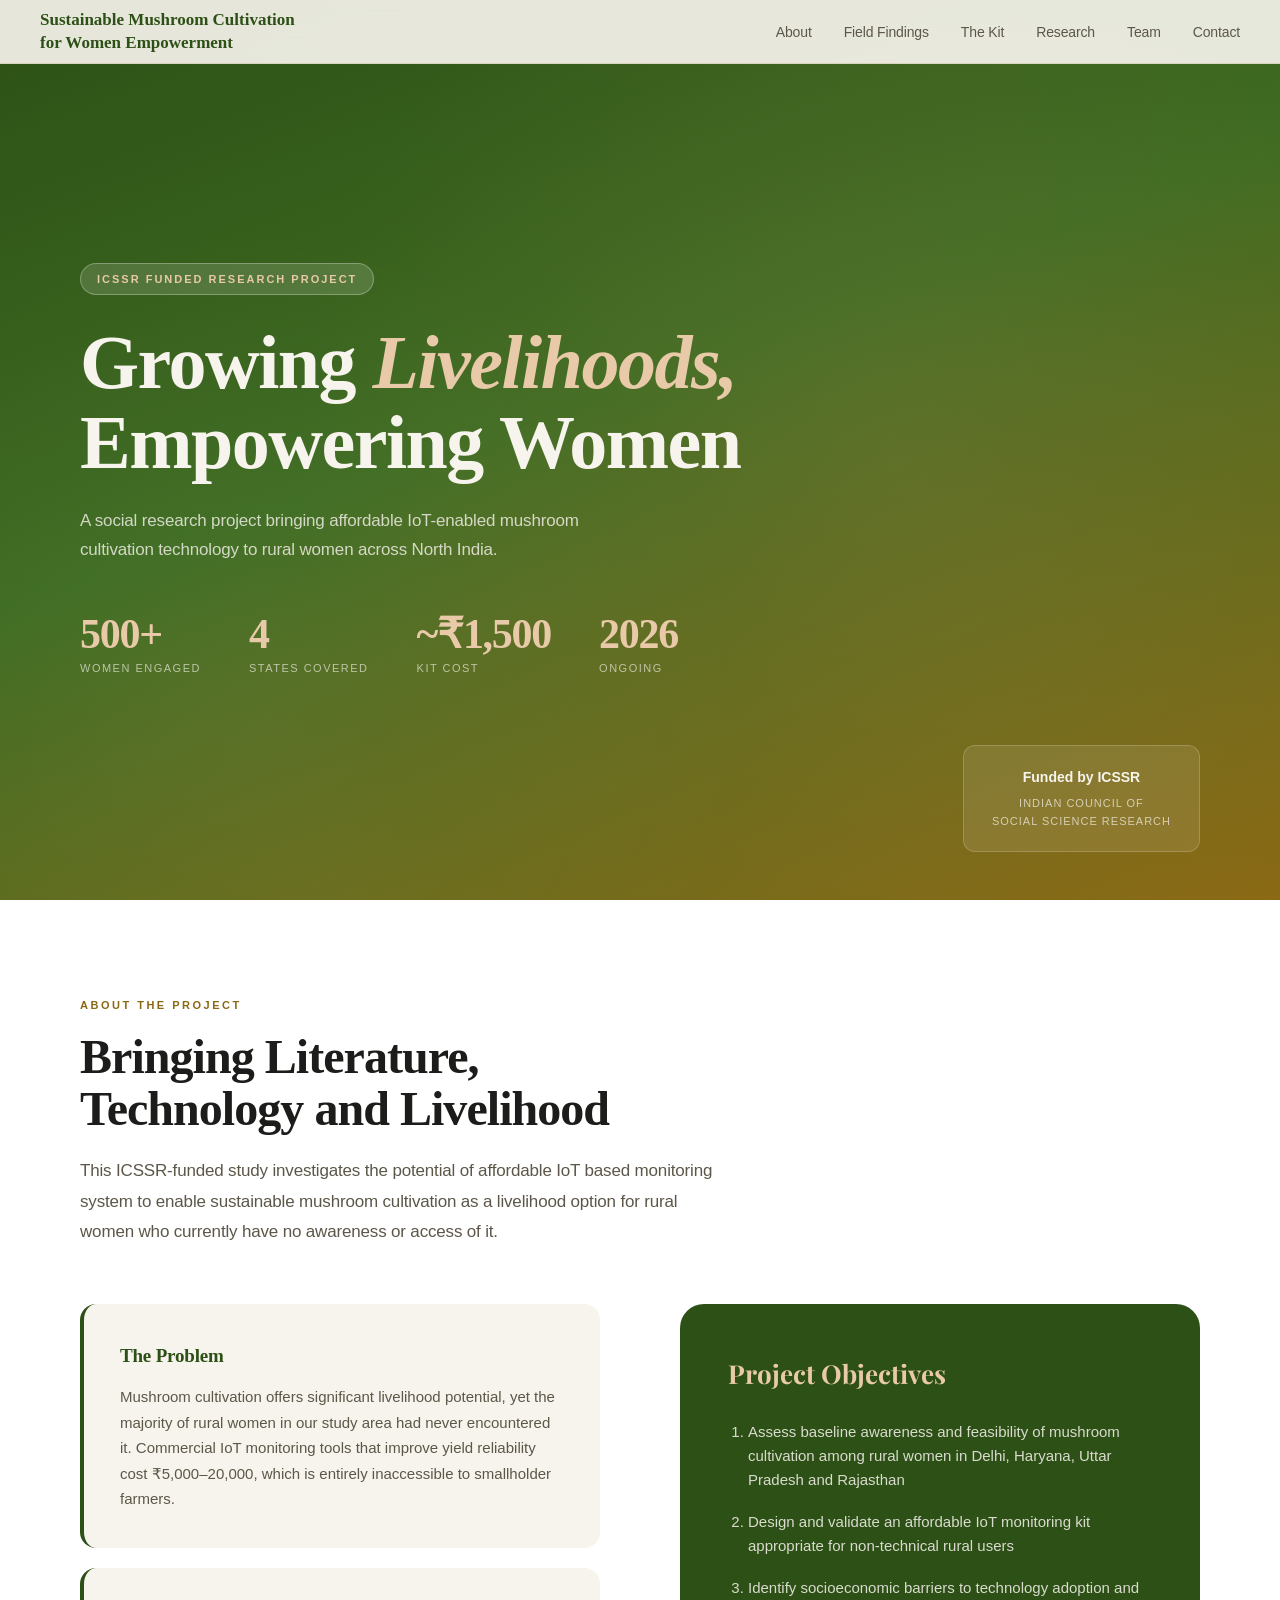
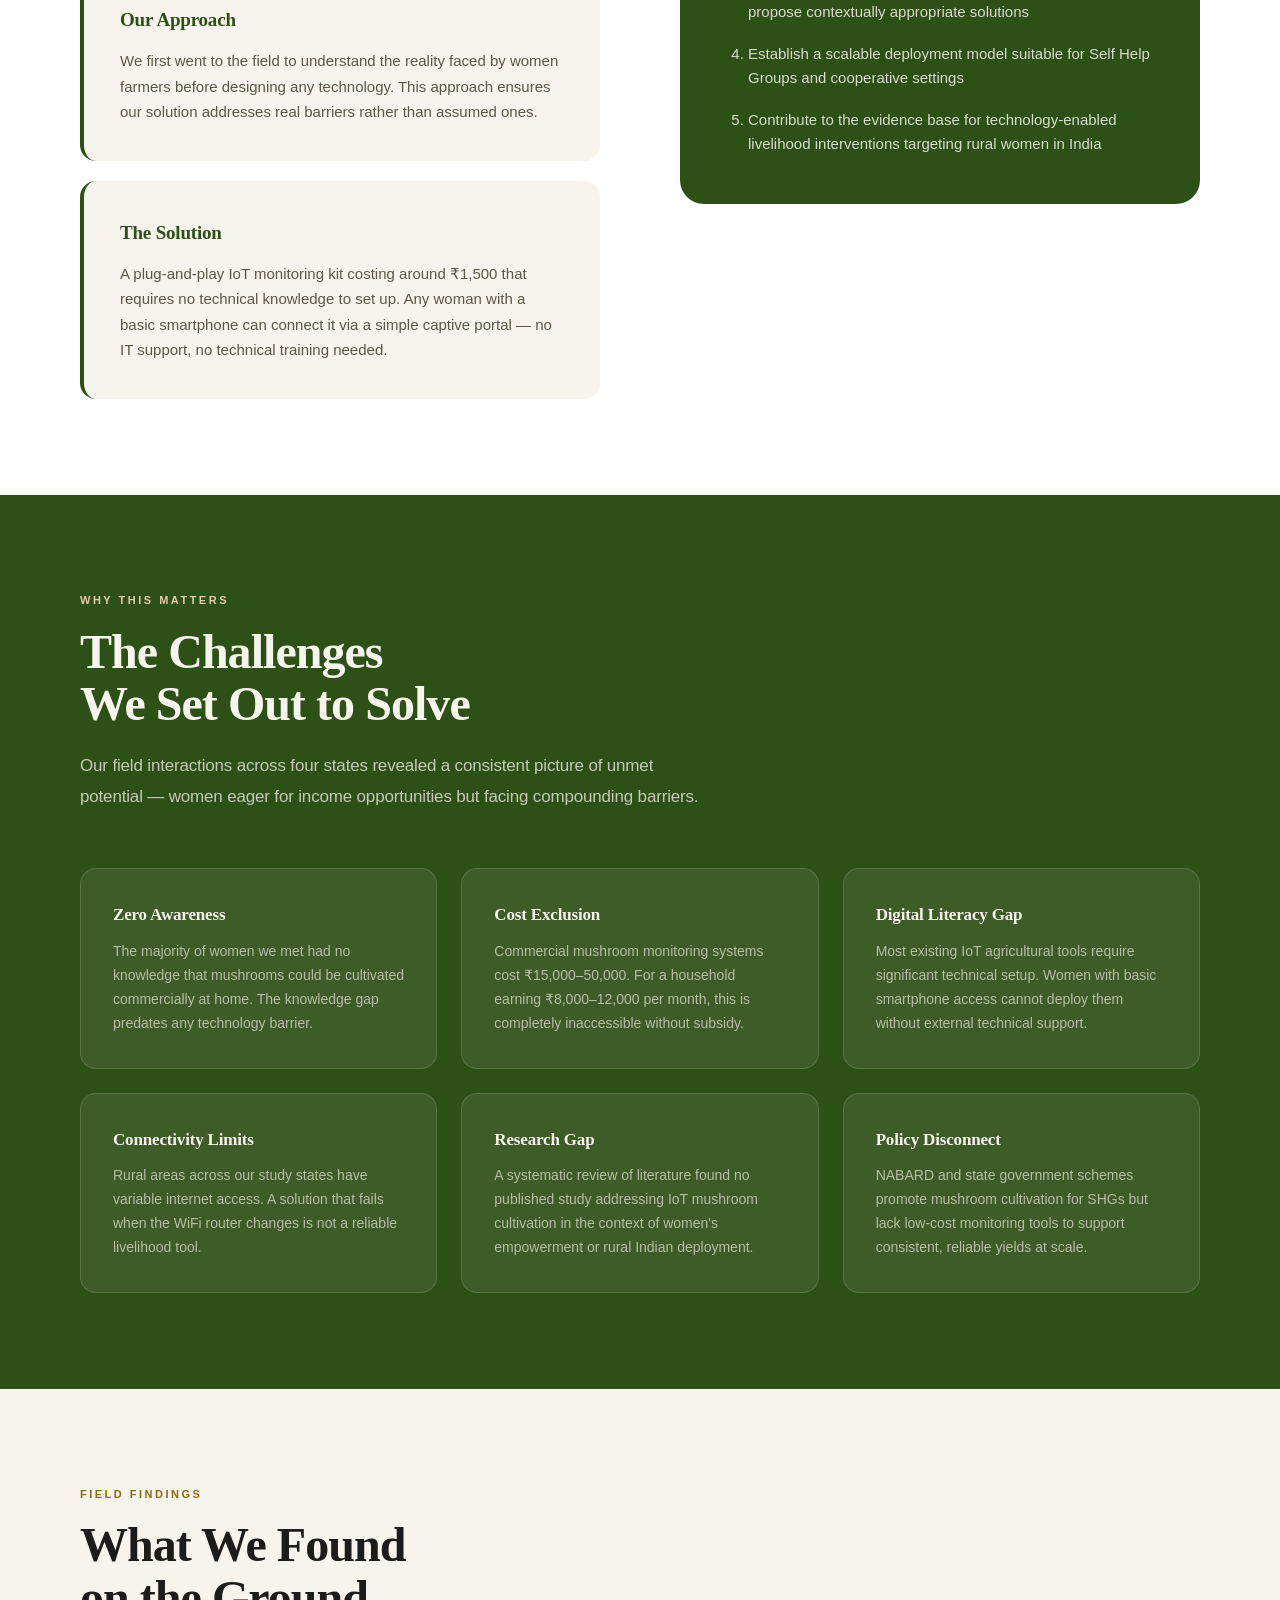
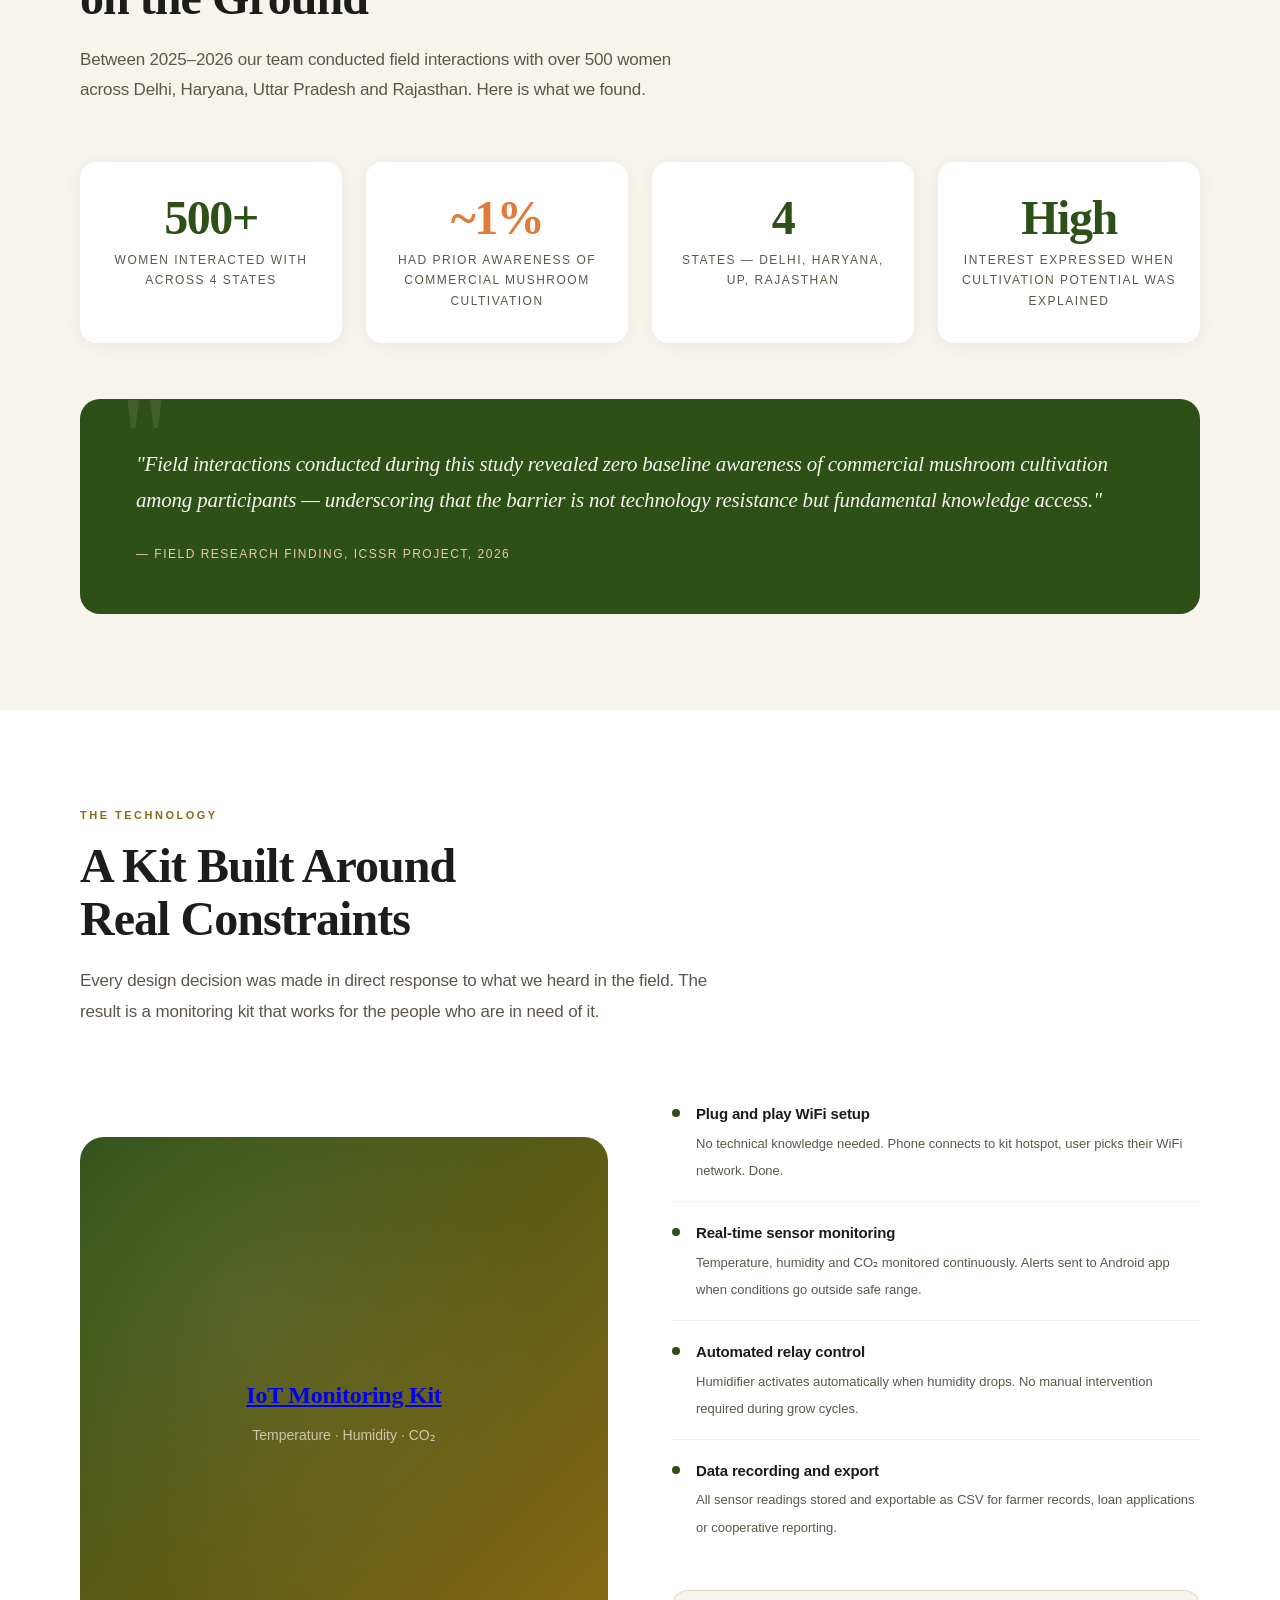
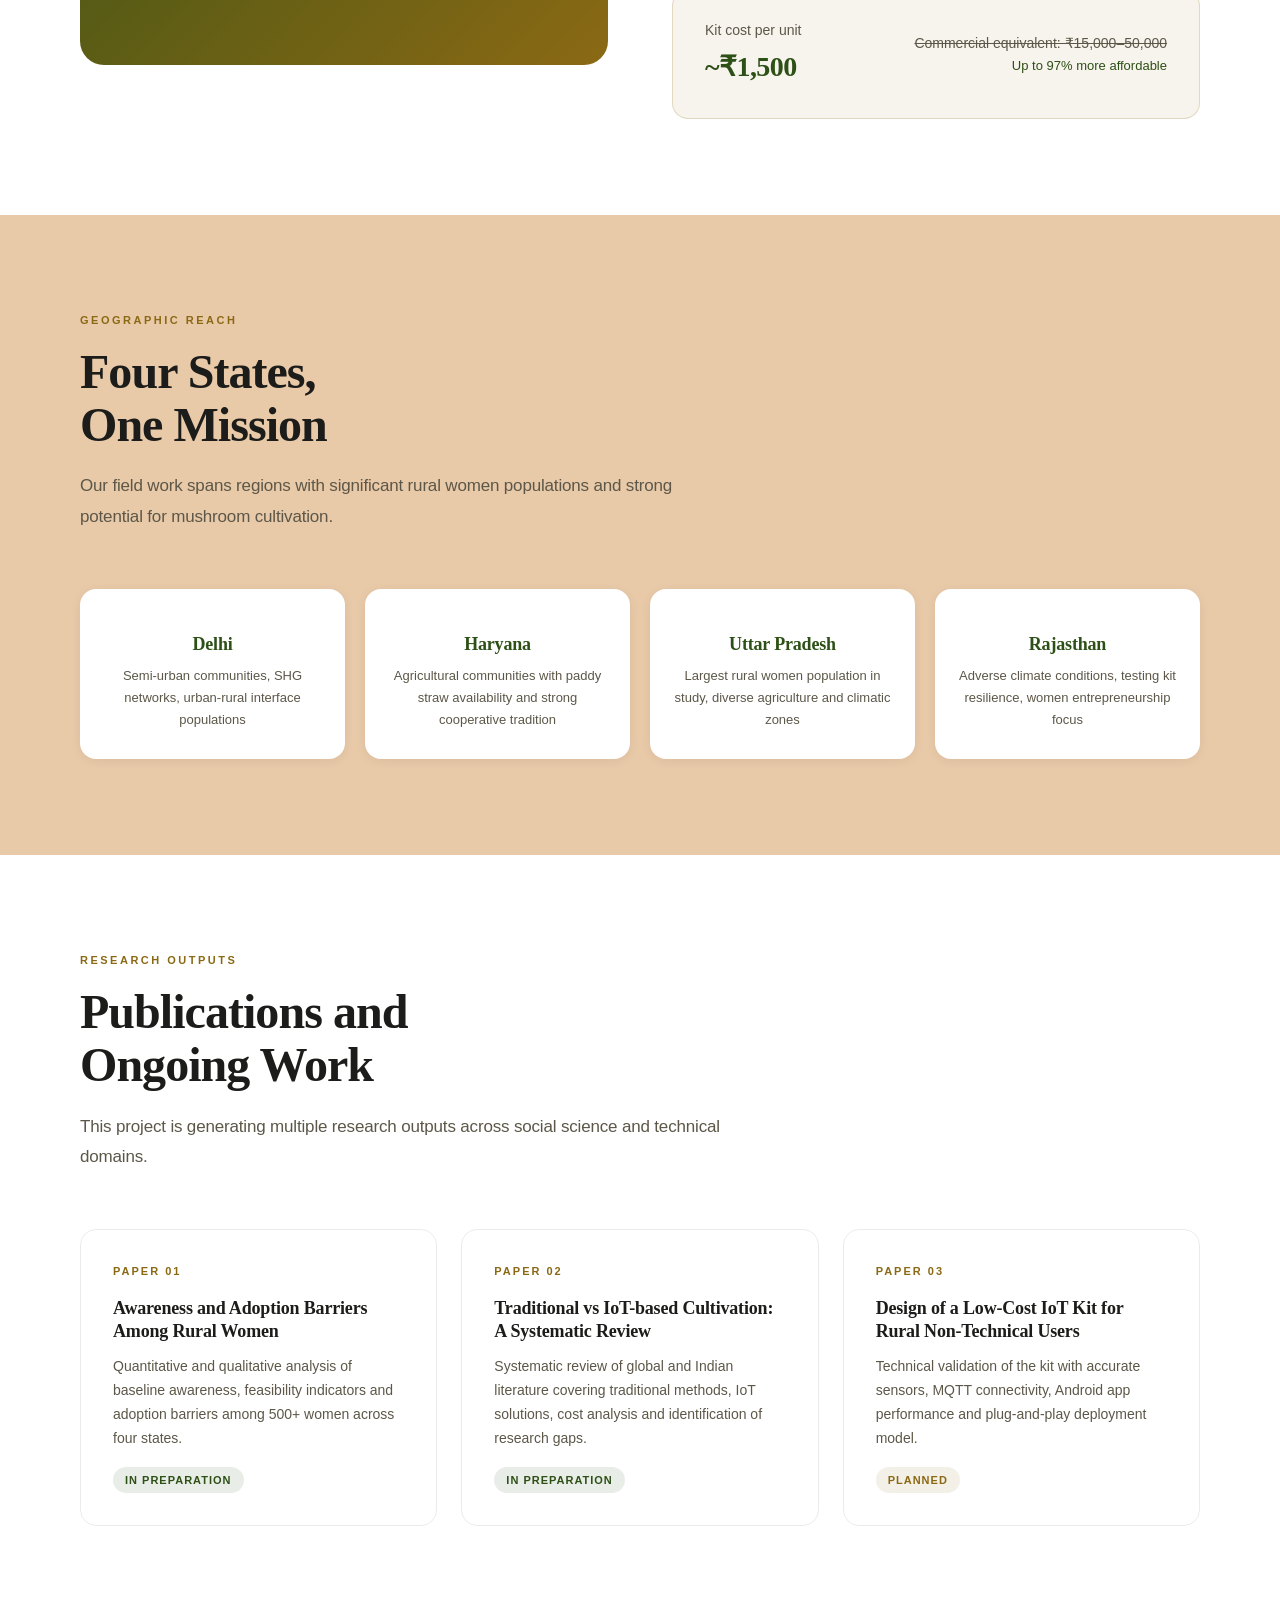
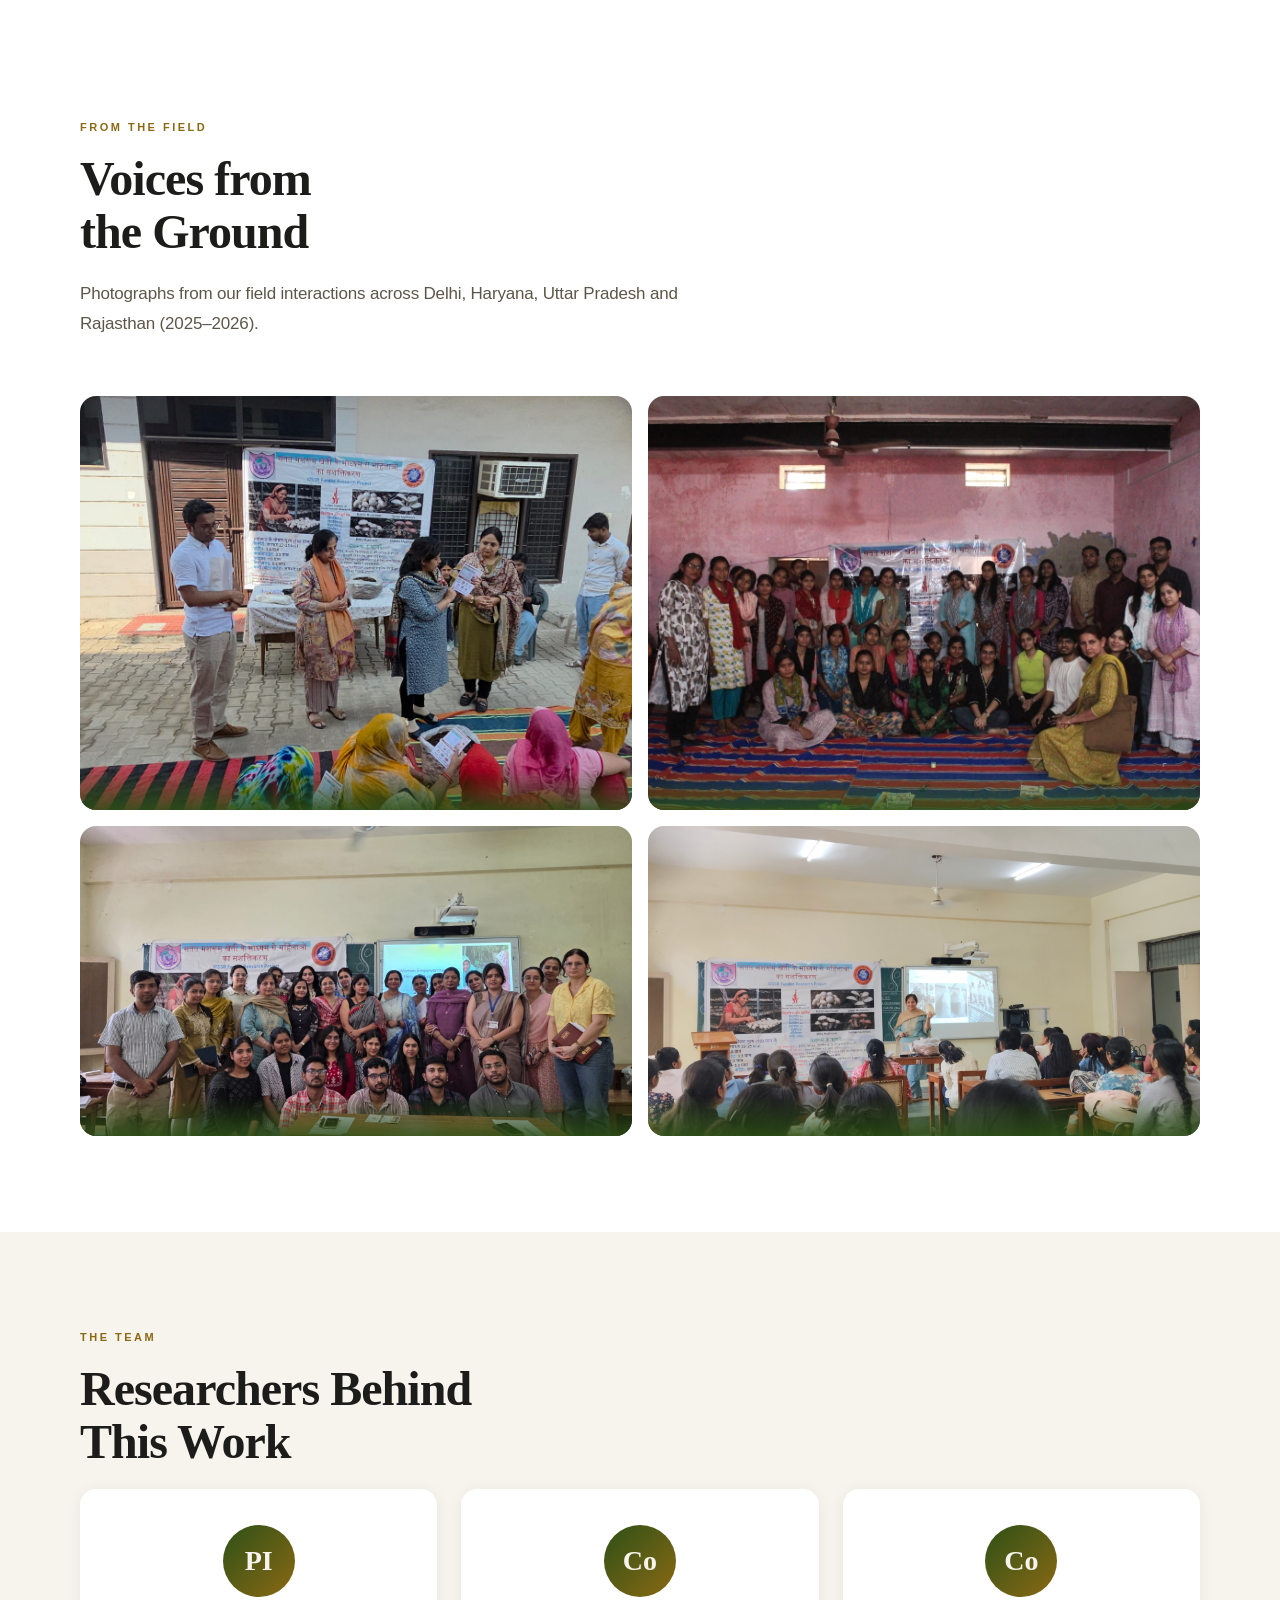
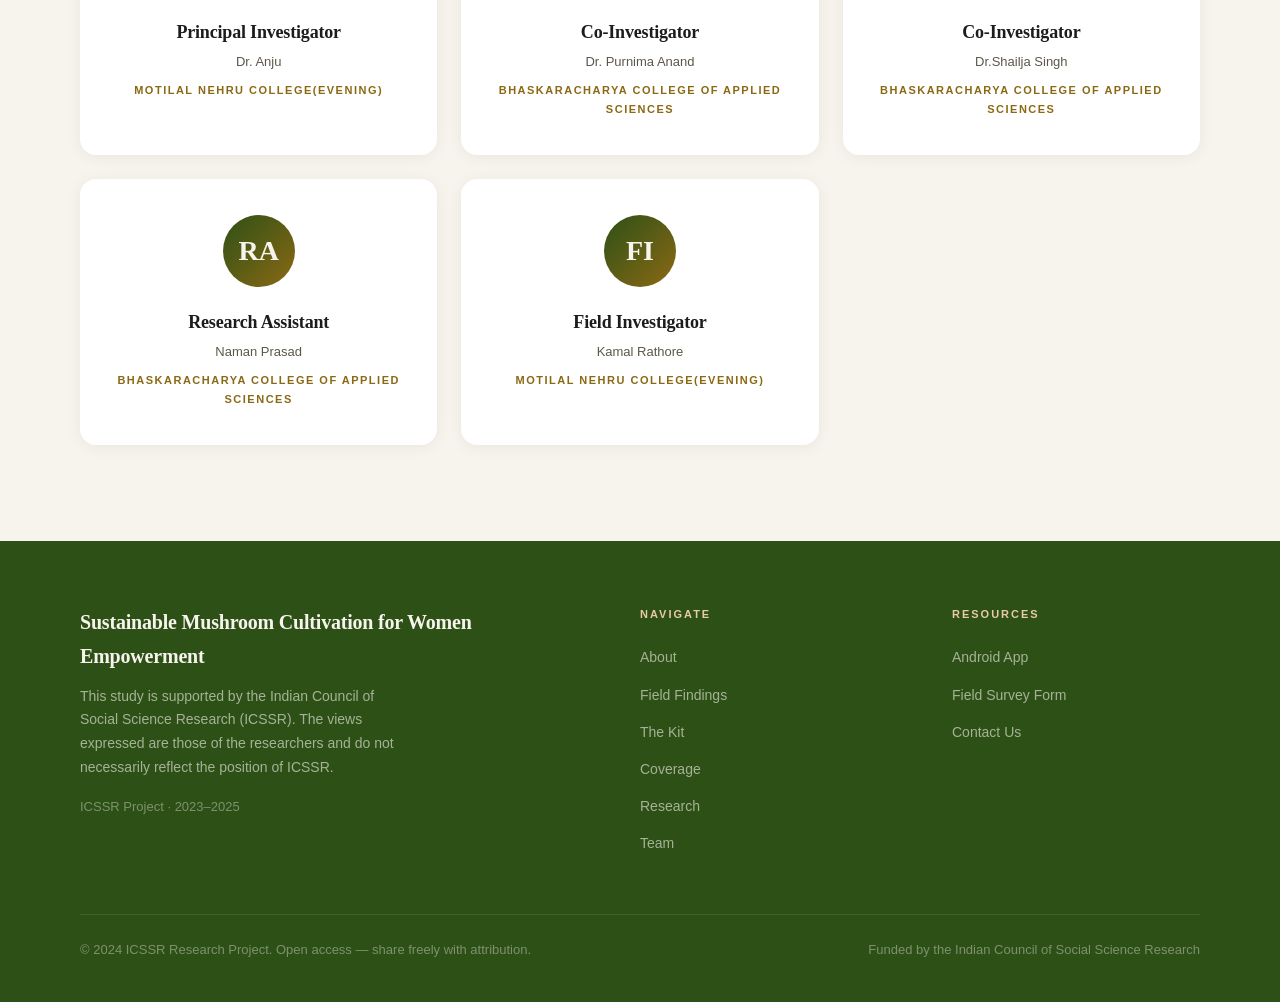
<file: index.html>
<!DOCTYPE html>
<html lang="en">
<head>
<meta charset="UTF-8"/>
<meta name="viewport" content="width=device-width, initial-scale=1.0"/>
<link rel ="stylesheet" href="style.css"/>
<title>Sustainable Mushroom Cultivation for Women Empowerment</title>
<link href="https://fonts.googleapis.com/css2?family=Playfair+Display:ital,wght@0,400;0,700;1,400&family=DM+Sans:wght@300;400;500&display=swap" rel="stylesheet"/>
</head>
<body>

<!-- NAV -->
<nav>
  <div class="nav-logo">Sustainable Mushroom Cultivation<br>for Women Empowerment</div>
  <ul class="nav-links">
    <li><a href="#about">About</a></li>
    <li><a href="#findings">Field Findings</a></li>
    <li><a href="#kit">The Kit</a></li>
    <li><a href="#research">Research</a></li>
    <li><a href="#team">Team</a></li>
    <li><a href="#contact">Contact</a></li>
  </ul>
</nav>

<!-- HERO -->
<section class="hero" id="home">
  <span class="hero-tag">ICSSR Funded Research Project</span>
  <h1>Growing <em>Livelihoods,</em><br>Empowering Women</h1>
  <p>A social research project bringing affordable IoT-enabled mushroom cultivation technology to rural women across North India.</p>
  <div class="hero-stats">
    <div class="stat-item">
      <span class="stat-num">500+</span>
      <span class="stat-label">Women Engaged</span>
    </div>
    <div class="stat-item">
      <span class="stat-num">4</span>
      <span class="stat-label">States Covered</span>
    </div>
    <div class="stat-item">
      <span class="stat-num">~₹1,500</span>
      <span class="stat-label">Kit Cost</span>
    </div>
    <div class="stat-item">
      <span class="stat-num">2026</span>
      <span class="stat-label">Ongoing</span>
    </div>
  </div>
  <div class="hero-badge">
    <strong>Funded by ICSSR</strong>
    <p>Indian Council of<br>Social Science Research</p>
  </div>
</section>

<!-- ABOUT -->
<section class="about" id="about">
  <span class="section-tag">About the Project</span>
  <h2>Bringing Literature,<br>Technology and Livelihood</h2>
  <p class="lead">This ICSSR-funded study investigates the potential of affordable IoT based monitoring system to enable sustainable mushroom cultivation as a livelihood option for rural women who currently have no awareness or access of it.</p>
  <div class="about-grid">
    <div>
      <div class="about-cards">
        <div class="about-card">
          <h3>The Problem</h3>
          <p>Mushroom cultivation offers significant livelihood potential, yet the majority of rural women in our study area had never encountered it. Commercial IoT monitoring tools that improve yield reliability cost ₹5,000–20,000, which is entirely inaccessible to smallholder farmers.</p>
        </div>
        <div class="about-card">
          <h3>Our Approach</h3>
          <p>We first went to the field to understand the reality faced by women farmers before designing any technology. This approach ensures our solution addresses real barriers rather than assumed ones.</p>
        </div>
        <div class="about-card">
          <h3>The Solution</h3>
          <p>A plug-and-play IoT monitoring kit costing around ₹1,500 that requires no technical knowledge to set up. Any woman with a basic smartphone can connect it via a simple captive portal — no IT support, no technical training needed.</p>
        </div>
      </div>
    </div>
    <div>
      <div style="background: var(--forest); border-radius: 24px; padding: 48px; color: var(--cream);">
        <h3 style="font-family: 'Playfair Display', serif; font-size: 26px; margin-bottom: 24px; color: var(--mushroom-light);">Project Objectives</h3>
        <ol style="padding-left: 20px; display: flex; flex-direction: column; gap: 18px;">
          <li style="font-size: 15px; color: rgba(247,243,237,0.85); line-height: 1.6;">Assess baseline awareness and feasibility of mushroom cultivation among rural women in Delhi, Haryana, Uttar Pradesh and Rajasthan</li>
          <li style="font-size: 15px; color: rgba(247,243,237,0.85); line-height: 1.6;">Design and validate an affordable IoT monitoring kit appropriate for non-technical rural users</li>
          <li style="font-size: 15px; color: rgba(247,243,237,0.85); line-height: 1.6;">Identify socioeconomic barriers to technology adoption and propose contextually appropriate solutions</li>
          <li style="font-size: 15px; color: rgba(247,243,237,0.85); line-height: 1.6;">Establish a scalable deployment model suitable for Self Help Groups and cooperative settings</li>
          <li style="font-size: 15px; color: rgba(247,243,237,0.85); line-height: 1.6;">Contribute to the evidence base for technology-enabled livelihood interventions targeting rural women in India</li>
        </ol>
      </div>
    </div>
  </div>
</section>

<!-- PROBLEM -->
<section class="problem" id="problem">
  <span class="section-tag">Why This Matters</span>
  <h2 style="color: var(--cream);">The Challenges<br>We Set Out to Solve</h2>
  <p class="lead">Our field interactions across four states revealed a consistent picture of unmet potential — women eager for income opportunities but facing compounding barriers.</p>
  <div class="problem-grid">
    <div class="problem-card">
      <h3>Zero Awareness</h3>
      <p>The majority of women we met had no knowledge that mushrooms could be cultivated commercially at home. The knowledge gap predates any technology barrier.</p>
    </div>
    <div class="problem-card">
      <h3>Cost Exclusion</h3>
      <p>Commercial mushroom monitoring systems cost ₹15,000–50,000. For a household earning ₹8,000–12,000 per month, this is completely inaccessible without subsidy.</p>
    </div>
    <div class="problem-card">
      <h3>Digital Literacy Gap</h3>
      <p>Most existing IoT agricultural tools require significant technical setup. Women with basic smartphone access cannot deploy them without external technical support.</p>
    </div>
    <div class="problem-card">
      <h3>Connectivity Limits</h3>
      <p>Rural areas across our study states have variable internet access. A solution that fails when the WiFi router changes is not a reliable livelihood tool.</p>
    </div>
    <div class="problem-card">
      <h3>Research Gap</h3>
      <p>A systematic review of literature found no published study addressing IoT mushroom cultivation in the context of women's empowerment or rural Indian deployment.</p>
    </div>
    <div class="problem-card">
      <h3>Policy Disconnect</h3>
      <p>NABARD and state government schemes promote mushroom cultivation for SHGs but lack low-cost monitoring tools to support consistent, reliable yields at scale.</p>
    </div>
  </div>
</section>

<section class="findings" id="findings">
  <span class="section-tag">Field Findings</span>
  <h2>What We Found<br>on the Ground</h2>
  <p class="lead">Between 2025–2026 our team conducted field interactions with over 500 women across Delhi, Haryana, Uttar Pradesh and Rajasthan. Here is what we found.</p>
  <div class="findings-grid">
    <div class="finding-card">
      <span class="finding-num">500+</span>
      <p>Women interacted with across 4 states</p>
    </div>
    <div class="finding-card">
      <span class="finding-num" style="color: var(--accent);">~1%</span>
      <p>Had prior awareness of commercial mushroom cultivation</p>
    </div>
    <div class="finding-card">
      <span class="finding-num">4</span>
      <p>States — Delhi, Haryana, UP, Rajasthan</p>
    </div>
    <div class="finding-card">
      <span class="finding-num" style="color: var(--forest);">High</span>
      <p>Interest expressed when cultivation potential was explained</p>
    </div>
  </div>
  <div class="quote-block">
    <blockquote>"Field interactions conducted during this study revealed zero baseline awareness of commercial mushroom cultivation among participants — underscoring that the barrier is not technology resistance but fundamental knowledge access."</blockquote>
    <cite>— Field Research Finding, ICSSR Project, 2026</cite>
  </div>
</section>

<!-- THE KIT -->
<section class="kit" id="kit">
  <span class="section-tag">The Technology</span>
  <h2>A Kit Built Around<br>Real Constraints</h2>
  <p class="lead">Every design decision was made in direct response to what we heard in the field. The result is a monitoring kit that works for the people who are in need of it.</p>
  <div class="kit-grid">
    <div class="kit-visual">
      <div class="kit-icon"></div>
      <h3><a href ="dashboard.html">IoT Monitoring Kit</a></h3>
      <p>Temperature · Humidity · CO₂</p>
    </div>
    <div>
      <ul class="kit-features">
        <li>
          <div class="feat-dot"></div>
          <div class="feat-text">
            <strong>Plug and play WiFi setup</strong>
            <span>No technical knowledge needed. Phone connects to kit hotspot, user picks their WiFi network. Done.</span>
          </div>
        </li>
        <li>
          <div class="feat-dot"></div>
          <div class="feat-text">
            <strong>Real-time sensor monitoring</strong>
            <span>Temperature, humidity and CO₂ monitored continuously. Alerts sent to Android app when conditions go outside safe range.</span>
          </div>
        </li>
        <li>
          <div class="feat-dot"></div>
          <div class="feat-text">
            <strong>Automated relay control</strong>
            <span>Humidifier activates automatically when humidity drops. No manual intervention required during grow cycles.</span>
          </div>
        </li>
        <li>
          <div class="feat-dot"></div>
          <div class="feat-text">
            <strong>Data recording and export</strong>
            <span>All sensor readings stored and exportable as CSV for farmer records, loan applications or cooperative reporting.</span>
          </div>
        </li>
      </ul>
      <div class="cost-banner">
        <div>
          <p>Kit cost per unit</p>
          <strong>~₹1,500</strong>
        </div>
        <div style="text-align: right;">
          <p class="cost-compare">Commercial equivalent: ₹15,000–50,000</p>
          <p style="font-size: 13px; color: var(--forest); font-weight: 500;">Up to 97% more affordable</p>
        </div>
      </div>
    </div>
  </div>
</section>

<!-- STATES -->
<section class="states" id="states">
  <span class="section-tag">Geographic Reach</span>
  <h2>Four States,<br>One Mission</h2>
  <p class="lead">Our field work spans regions with significant rural women populations and strong potential for mushroom cultivation.</p>
  <div class="states-grid">
    <div class="state-card">
      <span class="state-flag"></span>
      <h3>Delhi</h3>
      <p>Semi-urban communities, SHG networks, urban-rural interface populations</p>
    </div>
    <div class="state-card">
      <span class="state-flag"></span>
      <h3>Haryana</h3>
      <p>Agricultural communities with paddy straw availability and strong cooperative tradition</p>
    </div>
    <div class="state-card">
      <span class="state-flag"></span>
      <h3>Uttar Pradesh</h3>
      <p>Largest rural women population in study, diverse agriculture and climatic zones</p>
    </div>
    <div class="state-card">
      <span class="state-flag"></span>
      <h3>Rajasthan</h3>
      <p>Adverse climate conditions, testing kit resilience, women entrepreneurship focus</p>
    </div>
  </div>
</section>

<!-- RESEARCH -->
<section class="research" id="research">
  <span class="section-tag">Research Outputs</span>
  <h2>Publications and<br>Ongoing Work</h2>
  <p class="lead">This project is generating multiple research outputs across social science and technical domains.</p>
  <div class="research-grid">
    <div class="research-card">
      <span class="research-num">Paper 01</span>
      <h3>Awareness and Adoption Barriers Among Rural Women</h3>
      <p>Quantitative and qualitative analysis of baseline awareness, feasibility indicators and adoption barriers among 500+ women across four states.</p>
      <span class="status-badge status-ongoing">In preparation</span>
    </div>
    <div class="research-card">
      <span class="research-num">Paper 02</span>
      <h3>Traditional vs IoT-based Cultivation: A Systematic Review</h3>
      <p>Systematic review of global and Indian literature covering traditional methods, IoT solutions, cost analysis and identification of research gaps.</p>
      <span class="status-badge status-ongoing">In preparation</span>
    </div>
    <div class="research-card">
      <span class="research-num">Paper 03</span>
      <h3>Design of a Low-Cost IoT Kit for Rural Non-Technical Users</h3>
      <p>Technical validation of the kit with accurate sensors, MQTT connectivity, Android app performance and plug-and-play deployment model.</p>
      <span class="status-badge status-planned">Planned</span>
    </div>
  </div>
</section>
  
<section style="background: var(--white); padding: 96px 80px;">
  <span class="section-tag">From the Field</span>
  <h2>Voices from<br>the Ground</h2>
  <p class="lead">Photographs from our field interactions across Delhi, Haryana, Uttar Pradesh and Rajasthan (2025–2026).</p>
  <div style="display: grid; grid-template-columns: 1fr 1fr; grid-template-rows: auto auto; gap: 16px;">
    <div style="position: relative; overflow: hidden; border-radius: 16px; aspect-ratio: 4/3; grid-column: 1; grid-row: 1;">
      <img src="images/1.jpg" alt="Private Image" style="width: 100%; height: 100%; object-fit: cover; display: block; transition: transform 0.4s ease;"/>
      <div style="position: absolute; bottom: 0; left: 0; right: 0; padding: 20px 24px; background: linear-gradient(to top, rgba(45,80,22,0.85), transparent);">
        <p style="color: var(--cream); font-size: 13px; margin: 0;"></p>
      </div>
    </div>
    <div style="position: relative; overflow: hidden; border-radius: 16px; aspect-ratio: 4/3; grid-column: 2; grid-row: 1;">
      <img src="images/2.jpg" alt="Private Image" style="width: 100%; height: 100%; object-fit: cover; display: block; transition: transform 0.4s ease;"/>
      <div style="position: absolute; bottom: 0; left: 0; right: 0; padding: 20px 24px; background: linear-gradient(to top, rgba(45,80,22,0.85), transparent);">
        <p style="color: var(--cream); font-size: 13px; margin: 0;"></p>
      </div>
    </div>
    <div style="position: relative; overflow: hidden; border-radius: 16px; aspect-ratio: 16/9; grid-column: 1 / 2; grid-row: 2;">
      <img src="images/3.jpg" alt="Private Image" style="width: 100%; height: 100%; object-fit: cover; display: block; transition: transform 0.4s ease;"/>
      <div style="position: absolute; bottom: 0; left: 0; right: 0; padding: 20px 24px; background: linear-gradient(to top, rgba(45,80,22,0.85), transparent);">
        <p style="color: var(--cream); font-size: 13px; margin: 0;"></p>
      </div>
    </div>
    <div style="position: relative; overflow: hidden; border-radius: 16px; aspect-ratio: 16/9; grid-column: 2 / 3; grid-row: 2;">
      <img src="images/4.jpg" alt="Private Image" style="width: 100%; height: 100%; object-fit: cover; display: block; transition: transform 0.4s ease;"/>
      <div style="position: absolute; bottom: 0; left: 0; right: 0; padding: 20px 24px; background: linear-gradient(to top, rgba(45,80,22,0.85), transparent);">
        <p style="color: var(--cream); font-size: 13px; margin: 0;"></p>
      </div>
    </div>
  </div>
</section>
<section class="team" id="team">
  <span class="section-tag">The Team</span>
  <h2>Researchers Behind<br>This Work</h2>
  <div class="team-grid">
    <div class="team-card">
      <div class="team-avatar">PI</div>
      <h3>Principal Investigator</h3>
      <p>Dr. Anju</p>
      <span class="team-role">Motilal Nehru College(Evening)</span>
    </div>
    <div class="team-card">
      <div class="team-avatar">Co</div>
      <h3>Co-Investigator</h3>
      <p>Dr. Purnima Anand</p>
      <span class="team-role">Bhaskaracharya College of Applied Sciences</span>
    </div>
    <div class="team-card">
      <div class="team-avatar">Co</div>
      <h3>Co-Investigator</h3>
      <p>Dr.Shailja Singh</p>
      <span class="team-role">Bhaskaracharya College of Applied Sciences</span>
    </div>
    <div class="team-card">
      <div class="team-avatar">RA</div>
      <h3>Research Assistant</h3>
      <p>Naman Prasad</p>
      <span class="team-role">Bhaskaracharya College of Applied Sciences</span>
    </div>
    <div class="team-card">
  <div class="team-avatar">FI</div>
      <h3>Field Investigator</h3>
      <p>Kamal Rathore</p>
      <span class="team-role">Motilal Nehru College(Evening)</span>
    </div>
  
  </div>
</section>

<!-- FOOTER -->
<footer id="contact">
  <div class="footer-grid">
    <div class="footer-brand">
      <h3>Sustainable Mushroom Cultivation for Women Empowerment</h3>
      <p>This study is supported by the Indian Council of Social Science Research (ICSSR). The views expressed are those of the researchers and do not necessarily reflect the position of ICSSR.</p>
      <p style="margin-top: 16px; font-size: 13px; color: rgba(247,243,237,0.4);">ICSSR Project · 2023–2025</p>
    </div>
    <div class="footer-links">
      <h4>Navigate</h4>
      <ul>
        <li><a href="#about">About</a></li>
        <li><a href="#findings">Field Findings</a></li>
        <li><a href="#kit">The Kit</a></li>
        <li><a href="#states">Coverage</a></li>
        <li><a href="#research">Research</a></li>
        <li><a href="#team">Team</a></li>
      </ul>
    </div>
    <div class="footer-links">
      <h4>Resources</h4>
      <ul>
        <li><a href="#">Android App</a></li>
        <li><a href="#">Field Survey Form</a></li>
        <li><a href="+919873576552">Contact Us</a></li>
      </ul>
    </div>
  </div>
  <div class="footer-bottom">
    <p>© 2024 ICSSR Research Project. Open access — share freely with attribution.</p>
    <p class="icssr-credit">Funded by the Indian Council of Social Science Research</p>
  </div>
</footer>

</body>
</html>
</file>
<file: style.css>
:root {
    --cream: #F7F3ED;
    --earth: #8B6914;
    --forest: #2D5016;
    --forest-light: #3D6B20;
    --mushroom: #C4956A;
    --mushroom-light: #E8C9A8;
    --text: #1C1C1A;
    --text-soft: #5C5748;
    --white: #FFFFFF;
    --accent: #E07B39;
    --font-serif: 'New York', 'Georgia', ui-serif, serif;
    --font-sans: -apple-system, 'SF Pro Text', 'SF Pro Display', BlinkMacSystemFont, 'Helvetica Neue', sans-serif;
}

* {
    margin: 0;
    padding: 0;
    box-sizing: border-box;
}

html {
    scroll-behavior: smooth;
}

body {
    font-family: var(--font-sans);
    background: var(--cream);
    color: var(--text);
    font-size: 16px;
    line-height: 1.7;
    -webkit-font-smoothing: antialiased;
    -moz-osx-font-smoothing: grayscale;
}

nav {
    position: fixed;
    top: 0;
    left: 0;
    right: 0;
    z-index: 100;
    background: rgba(247,243,237,0.92);
    backdrop-filter: blur(20px);
    -webkit-backdrop-filter: blur(20px);
    border-bottom: 1px solid rgba(139,105,20,0.15);
    padding: 0 40px;
    display: flex;
    align-items: center;
    justify-content: space-between;
    height: 64px;
}

.nav-logo {
    font-family: var(--font-serif);
    font-size: 17px;
    color: var(--forest);
    max-width: 280px;
    line-height: 1.3;
    font-weight: 600;
}

.nav-links {
    display: flex;
    gap: 32px;
    list-style: none;
}

.nav-links a {
    text-decoration: none;
    color: var(--text-soft);
    font-size: 14px;
    font-weight: 500;
    letter-spacing: -0.01em;
    transition: color 0.2s;
}

.nav-links a:hover {
    color: var(--forest);
}

.hero {
    min-height: 100vh;
    background: linear-gradient(160deg, #2D5016 0%, #3D6B20 45%, #8B6914 100%);
    display: flex;
    flex-direction: column;
    justify-content: center;
    align-items: flex-start;
    padding: 120px 80px 80px;
    position: relative;
    overflow: hidden;
}

.hero::before {
    content: '';
    position: absolute;
    inset: 0;
    background-image:
        radial-gradient(circle at 70% 50%, rgba(196,149,106,0.15) 0%, transparent 60%),
        radial-gradient(circle at 20% 80%, rgba(247,243,237,0.05) 0%, transparent 40%);
}

.hero-tag {
    background: rgba(247,243,237,0.15);
    border: 1px solid rgba(247,243,237,0.3);
    color: var(--mushroom-light);
    font-size: 11px;
    font-weight: 600;
    letter-spacing: 2px;
    text-transform: uppercase;
    padding: 6px 16px;
    border-radius: 20px;
    margin-bottom: 28px;
    display: inline-block;
}

.hero h1 {
    font-family: var(--font-serif);
    font-size: clamp(42px, 6vw, 76px);
    color: var(--cream);
    line-height: 1.05;
    max-width: 700px;
    margin-bottom: 24px;
    position: relative;
    font-weight: 700;
    letter-spacing: -0.02em;
}

.hero h1 em {
    font-style: italic;
    color: var(--mushroom-light);
}

.hero p {
    color: rgba(247,243,237,0.8);
    font-size: 17px;
    max-width: 520px;
    margin-bottom: 48px;
    line-height: 1.7;
    font-weight: 300;
    letter-spacing: -0.01em;
}

.hero-stats {
    display: flex;
    gap: 48px;
    position: relative;
}

.stat-item {
    text-align: left;
}

.stat-num {
    font-family: var(--font-serif);
    font-size: 42px;
    color: var(--mushroom-light);
    line-height: 1;
    display: block;
    font-weight: 700;
    letter-spacing: -0.03em;
}

.stat-label {
    font-size: 11px;
    color: rgba(247,243,237,0.65);
    text-transform: uppercase;
    letter-spacing: 1.5px;
    margin-top: 4px;
    display: block;
    font-weight: 500;
}

.hero-badge {
    position: absolute;
    bottom: 48px;
    right: 80px;
    background: rgba(247,243,237,0.1);
    border: 1px solid rgba(247,243,237,0.2);
    border-radius: 12px;
    padding: 20px 28px;
    text-align: center;
}

.hero-badge p {
    font-size: 11px;
    color: rgba(247,243,237,0.7);
    margin: 0;
    text-transform: uppercase;
    letter-spacing: 1px;
}

.hero-badge strong {
    display: block;
    color: var(--cream);
    font-size: 14px;
    margin-bottom: 4px;
    font-weight: 600;
}

section {
    padding: 96px 80px;
}

.section-tag {
    font-size: 11px;
    font-weight: 600;
    text-transform: uppercase;
    letter-spacing: 2.5px;
    color: var(--earth);
    margin-bottom: 16px;
    display: block;
}

h2 {
    font-family: var(--font-serif);
    font-size: clamp(32px, 4vw, 48px);
    line-height: 1.1;
    margin-bottom: 20px;
    color: var(--text);
    font-weight: 700;
    letter-spacing: -0.02em;
}

.lead {
    font-size: 17px;
    color: var(--text-soft);
    max-width: 640px;
    line-height: 1.8;
    margin-bottom: 56px;
    font-weight: 300;
    letter-spacing: -0.01em;
}

.about {
    background: var(--white);
}

.about-grid {
    display: grid;
    grid-template-columns: 1fr 1fr;
    gap: 80px;
    align-items: start;
}

.about-card {
    background: var(--cream);
    border-radius: 16px;
    padding: 36px;
    border-left: 4px solid var(--forest);
}

.about-card h3 {
    font-family: var(--font-serif);
    font-size: 19px;
    margin-bottom: 12px;
    color: var(--forest);
    font-weight: 600;
    letter-spacing: -0.01em;
}

.about-card p {
    color: var(--text-soft);
    font-size: 15px;
    font-weight: 300;
}

.about-cards {
    display: flex;
    flex-direction: column;
    gap: 20px;
}

.problem {
    background: var(--forest);
}

.problem .section-tag {
    color: var(--mushroom-light);
}

.problem h2 {
    color: var(--cream);
}

.problem .lead {
    color: rgba(247,243,237,0.75);
}

.problem-grid {
    display: grid;
    grid-template-columns: repeat(3, 1fr);
    gap: 24px;
}

.problem-card {
    background: rgba(247,243,237,0.08);
    border: 1px solid rgba(247,243,237,0.15);
    border-radius: 16px;
    padding: 32px;
    transition: background 0.3s;
}

.problem-card:hover {
    background: rgba(247,243,237,0.13);
}

.problem-icon {
    width: 48px;
    height: 48px;
    background: rgba(196,149,106,0.2);
    border-radius: 12px;
    display: flex;
    align-items: center;
    justify-content: center;
    font-size: 22px;
    margin-bottom: 20px;
}

.problem-card h3 {
    font-family: var(--font-serif);
    font-size: 17px;
    color: var(--cream);
    margin-bottom: 10px;
    font-weight: 600;
    letter-spacing: -0.01em;
}

.problem-card p {
    color: rgba(247,243,237,0.65);
    font-size: 14px;
    font-weight: 300;
}

.findings {
    background: var(--cream);
}

.findings-grid {
    display: grid;
    grid-template-columns: repeat(4, 1fr);
    gap: 24px;
    margin-bottom: 56px;
}

.finding-card {
    background: var(--white);
    border-radius: 16px;
    padding: 32px 24px;
    text-align: center;
    box-shadow: 0 2px 20px rgba(0,0,0,0.06);
    transition: transform 0.3s, box-shadow 0.3s;
}

.finding-card:hover {
    transform: translateY(-4px);
    box-shadow: 0 8px 32px rgba(0,0,0,0.1);
}

.finding-num {
    font-family: var(--font-serif);
    font-size: 48px;
    color: var(--forest);
    line-height: 1;
    display: block;
    margin-bottom: 8px;
    font-weight: 700;
    letter-spacing: -0.03em;
}

.finding-card p {
    font-size: 12px;
    color: var(--text-soft);
    text-transform: uppercase;
    letter-spacing: 1.5px;
    font-weight: 500;
}

.quote-block {
    background: var(--forest);
    border-radius: 20px;
    padding: 48px 56px;
    position: relative;
}

.quote-block::before {
    content: '"';
    font-family: var(--font-serif);
    font-size: 120px;
    color: rgba(247,243,237,0.1);
    position: absolute;
    top: -20px;
    left: 40px;
    line-height: 1;
}

.quote-block blockquote {
    font-family: var(--font-serif);
    font-size: 21px;
    font-style: italic;
    color: var(--cream);
    line-height: 1.7;
    margin-bottom: 20px;
    position: relative;
    font-weight: 400;
    letter-spacing: -0.01em;
}

.quote-block cite {
    font-size: 12px;
    color: var(--mushroom-light);
    text-transform: uppercase;
    letter-spacing: 1.5px;
    font-style: normal;
    font-weight: 500;
}

.kit {
    background: var(--white);
}

.kit-grid {
    display: grid;
    grid-template-columns: 1fr 1fr;
    gap: 64px;
    align-items: center;
}

.kit-visual {
    background: linear-gradient(135deg, var(--forest) 0%, var(--earth) 100%);
    border-radius: 24px;
    padding: 48px;
    text-align: center;
    aspect-ratio: 1;
    display: flex;
    flex-direction: column;
    align-items: center;
    justify-content: center;
    position: relative;
    overflow: hidden;
}

.kit-visual::before {
    content: '';
    position: absolute;
    inset: 0;
    background: radial-gradient(circle at 30% 30%, rgba(247,243,237,0.08), transparent 60%);
}

.kit-icon {
    font-size: 80px;
    margin-bottom: 20px;
    position: relative;
}

.kit-visual h3 {
    font-family: var(--font-serif);
    font-size: 24px;
    color: var(--cream);
    margin-bottom: 8px;
    position: relative;
    font-weight: 600;
    letter-spacing: -0.01em;
}

.kit-visual p {
    color: rgba(247,243,237,0.7);
    font-size: 14px;
    position: relative;
    font-weight: 300;
}

.kit-features {
    list-style: none;
}

.kit-features li {
    padding: 18px 0;
    border-bottom: 1px solid rgba(0,0,0,0.06);
    display: flex;
    align-items: flex-start;
    gap: 16px;
}

.kit-features li:last-child {
    border-bottom: none;
}

.feat-dot {
    width: 8px;
    height: 8px;
    background: var(--forest);
    border-radius: 50%;
    margin-top: 8px;
    flex-shrink: 0;
}

.feat-text strong {
    display: block;
    font-size: 15px;
    font-weight: 600;
    color: var(--text);
    margin-bottom: 2px;
    letter-spacing: -0.01em;
}

.feat-text span {
    font-size: 13px;
    color: var(--text-soft);
    font-weight: 300;
}

.cost-banner {
    background: var(--cream);
    border-radius: 16px;
    padding: 28px 32px;
    margin-top: 32px;
    display: flex;
    align-items: center;
    justify-content: space-between;
    border: 1px solid rgba(139,105,20,0.2);
}

.cost-banner p {
    font-size: 14px;
    color: var(--text-soft);
}

.cost-banner strong {
    font-family: var(--font-serif);
    font-size: 28px;
    color: var(--forest);
    display: block;
    font-weight: 700;
    letter-spacing: -0.02em;
}

.cost-compare {
    font-size: 12px;
    color: var(--text-soft);
    text-decoration: line-through;
}

.states {
    background: var(--mushroom-light);
}

.states-grid {
    display: grid;
    grid-template-columns: repeat(4, 1fr);
    gap: 20px;
}

.state-card {
    background: var(--white);
    border-radius: 16px;
    padding: 28px 24px;
    text-align: center;
    box-shadow: 0 2px 12px rgba(0,0,0,0.06);
}

.state-flag {
    font-size: 40px;
    margin-bottom: 12px;
    display: block;
}

.state-card h3 {
    font-family: var(--font-serif);
    font-size: 18px;
    color: var(--forest);
    margin-bottom: 6px;
    font-weight: 600;
    letter-spacing: -0.01em;
}

.state-card p {
    font-size: 13px;
    color: var(--text-soft);
    font-weight: 300;
}

.research {
    background: var(--white);
}

.research-grid {
    display: grid;
    grid-template-columns: repeat(3, 1fr);
    gap: 24px;
}

.research-card {
    border: 1px solid rgba(0,0,0,0.08);
    border-radius: 16px;
    padding: 32px;
    transition: border-color 0.3s, box-shadow 0.3s;
}

.research-card:hover {
    border-color: var(--forest);
    box-shadow: 0 4px 20px rgba(45,80,22,0.1);
}

.research-num {
    font-size: 11px;
    color: var(--earth);
    text-transform: uppercase;
    letter-spacing: 2px;
    margin-bottom: 16px;
    display: block;
    font-weight: 600;
}

.research-card h3 {
    font-family: var(--font-serif);
    font-size: 18px;
    margin-bottom: 12px;
    color: var(--text);
    line-height: 1.3;
    font-weight: 600;
    letter-spacing: -0.01em;
}

.research-card p {
    font-size: 14px;
    color: var(--text-soft);
    font-weight: 300;
}

.status-badge {
    display: inline-block;
    margin-top: 16px;
    padding: 4px 12px;
    border-radius: 20px;
    font-size: 11px;
    font-weight: 600;
    text-transform: uppercase;
    letter-spacing: 1px;
}

.status-ongoing {
    background: rgba(45,80,22,0.1);
    color: var(--forest);
}

.status-planned {
    background: rgba(139,105,20,0.1);
    color: var(--earth);
}

.team {
    background: var(--cream);
}

.team-grid {
    display: grid;
    grid-template-columns: repeat(3, 1fr);
    gap: 24px;
}

.team-card {
    background: var(--white);
    border-radius: 16px;
    padding: 36px 28px;
    text-align: center;
    box-shadow: 0 2px 16px rgba(0,0,0,0.06);
}

.team-avatar {
    width: 72px;
    height: 72px;
    background: linear-gradient(135deg, var(--forest), var(--earth));
    border-radius: 50%;
    margin: 0 auto 20px;
    display: flex;
    align-items: center;
    justify-content: center;
    font-family: var(--font-serif);
    font-size: 28px;
    color: var(--cream);
    font-weight: 700;
}

.team-card h3 {
    font-family: var(--font-serif);
    font-size: 18px;
    margin-bottom: 4px;
    color: var(--text);
    font-weight: 600;
    letter-spacing: -0.01em;
}

.team-card p {
    font-size: 13px;
    color: var(--text-soft);
    font-weight: 300;
}

.team-role {
    font-size: 11px;
    color: var(--earth);
    text-transform: uppercase;
    letter-spacing: 1.5px;
    margin-top: 8px;
    display: block;
    font-weight: 600;
}

img:hover {
    transform: scale(1.04);
}

footer {
    background: var(--forest);
    padding: 64px 80px 40px;
}

.footer-grid {
    display: grid;
    grid-template-columns: 2fr 1fr 1fr;
    gap: 64px;
    margin-bottom: 48px;
}

.footer-brand h3 {
    font-family: var(--font-serif);
    font-size: 20px;
    color: var(--cream);
    margin-bottom: 12px;
    font-weight: 600;
    letter-spacing: -0.01em;
}

.footer-brand p {
    font-size: 14px;
    color: rgba(247,243,237,0.6);
    line-height: 1.7;
    max-width: 320px;
    font-weight: 300;
}

.footer-links h4 {
    font-size: 11px;
    text-transform: uppercase;
    letter-spacing: 2px;
    color: var(--mushroom-light);
    margin-bottom: 20px;
    font-weight: 600;
}

.footer-links ul {
    list-style: none;
}

.footer-links li {
    margin-bottom: 10px;
}

.footer-links a {
    font-size: 14px;
    color: rgba(247,243,237,0.6);
    text-decoration: none;
    transition: color 0.2s;
    font-weight: 300;
}

.footer-links a:hover {
    color: var(--cream);
}

.footer-bottom {
    border-top: 1px solid rgba(247,243,237,0.1);
    padding-top: 24px;
    display: flex;
    justify-content: space-between;
    align-items: center;
}

.footer-bottom p {
    font-size: 13px;
    color: rgba(247,243,237,0.4);
}

.icssr-credit {
    font-size: 12px;
    color: rgba(247,243,237,0.5);
    text-align: right;
}

@keyframes fadeUp {
    from { opacity: 0; transform: translateY(24px); }
    to   { opacity: 1; transform: translateY(0); }
}

.hero h1, .hero p, .hero-stats, .hero-tag {
    animation: fadeUp 0.7s ease both;
}

.hero-tag   { animation-delay: 0.1s; }
.hero h1    { animation-delay: 0.25s; }
.hero p     { animation-delay: 0.4s; }
.hero-stats { animation-delay: 0.55s; }

@media (max-width: 900px) {
    .nav-logo {font-size: 13px;max-width: 200px;}
    .hero {padding-bottom: 40px;}
    nav { padding: 0 16px; }
    .nav-links { display: none; }
    section { padding: 56px 20px; }
    .hero { padding: 80px 20px 56px; min-height: auto; }
    .hero h1 { font-size: 36px; }
    .hero p { font-size: 15px; margin-bottom: 32px; }
    .hero-tag { font-size: 11px; }
    .hero-badge { display: none; }
    .hero-stats { display: grid; grid-template-columns: 1fr 1fr; gap: 20px 32px; }
    .stat-num { font-size: 32px; }
    .stat-label { font-size: 11px; }
    .about-grid { grid-template-columns: 1fr; gap: 32px; }
    .problem-grid { grid-template-columns: 1fr; gap: 16px; }
    .findings-grid { grid-template-columns: 1fr 1fr; gap: 16px; }
    .finding-num { font-size: 36px; }
    .states-grid { grid-template-columns: 1fr 1fr; gap: 16px; }
    .research-grid { grid-template-columns: 1fr; gap: 16px; }
    .team-grid { grid-template-columns: 1fr; gap: 16px; }
    .kit-grid { grid-template-columns: 1fr; gap: 32px; }
    .kit-visual { aspect-ratio: auto; padding: 32px; }
    .quote-block { padding: 32px 24px; }
    .quote-block blockquote { font-size: 17px; }
    .footer-grid { grid-template-columns: 1fr; gap: 32px; }
    .footer-bottom { flex-direction: column; gap: 10px; text-align: center; }
    h2 { font-size: 28px; }
    .lead { font-size: 15px; }
    .cost-banner { flex-direction: column; gap: 12px; text-align: center; }
    footer { padding: 48px 20px 32px; }
    section {padding: 48px 20px;}
}

@media (max-width: 600px) {
    .findings-grid { grid-template-columns: 1fr 1fr; }
    .states-grid { grid-template-columns: 1fr 1fr; }
    .hero-stats { grid-template-columns: 1fr 1fr; }
}
</file>
